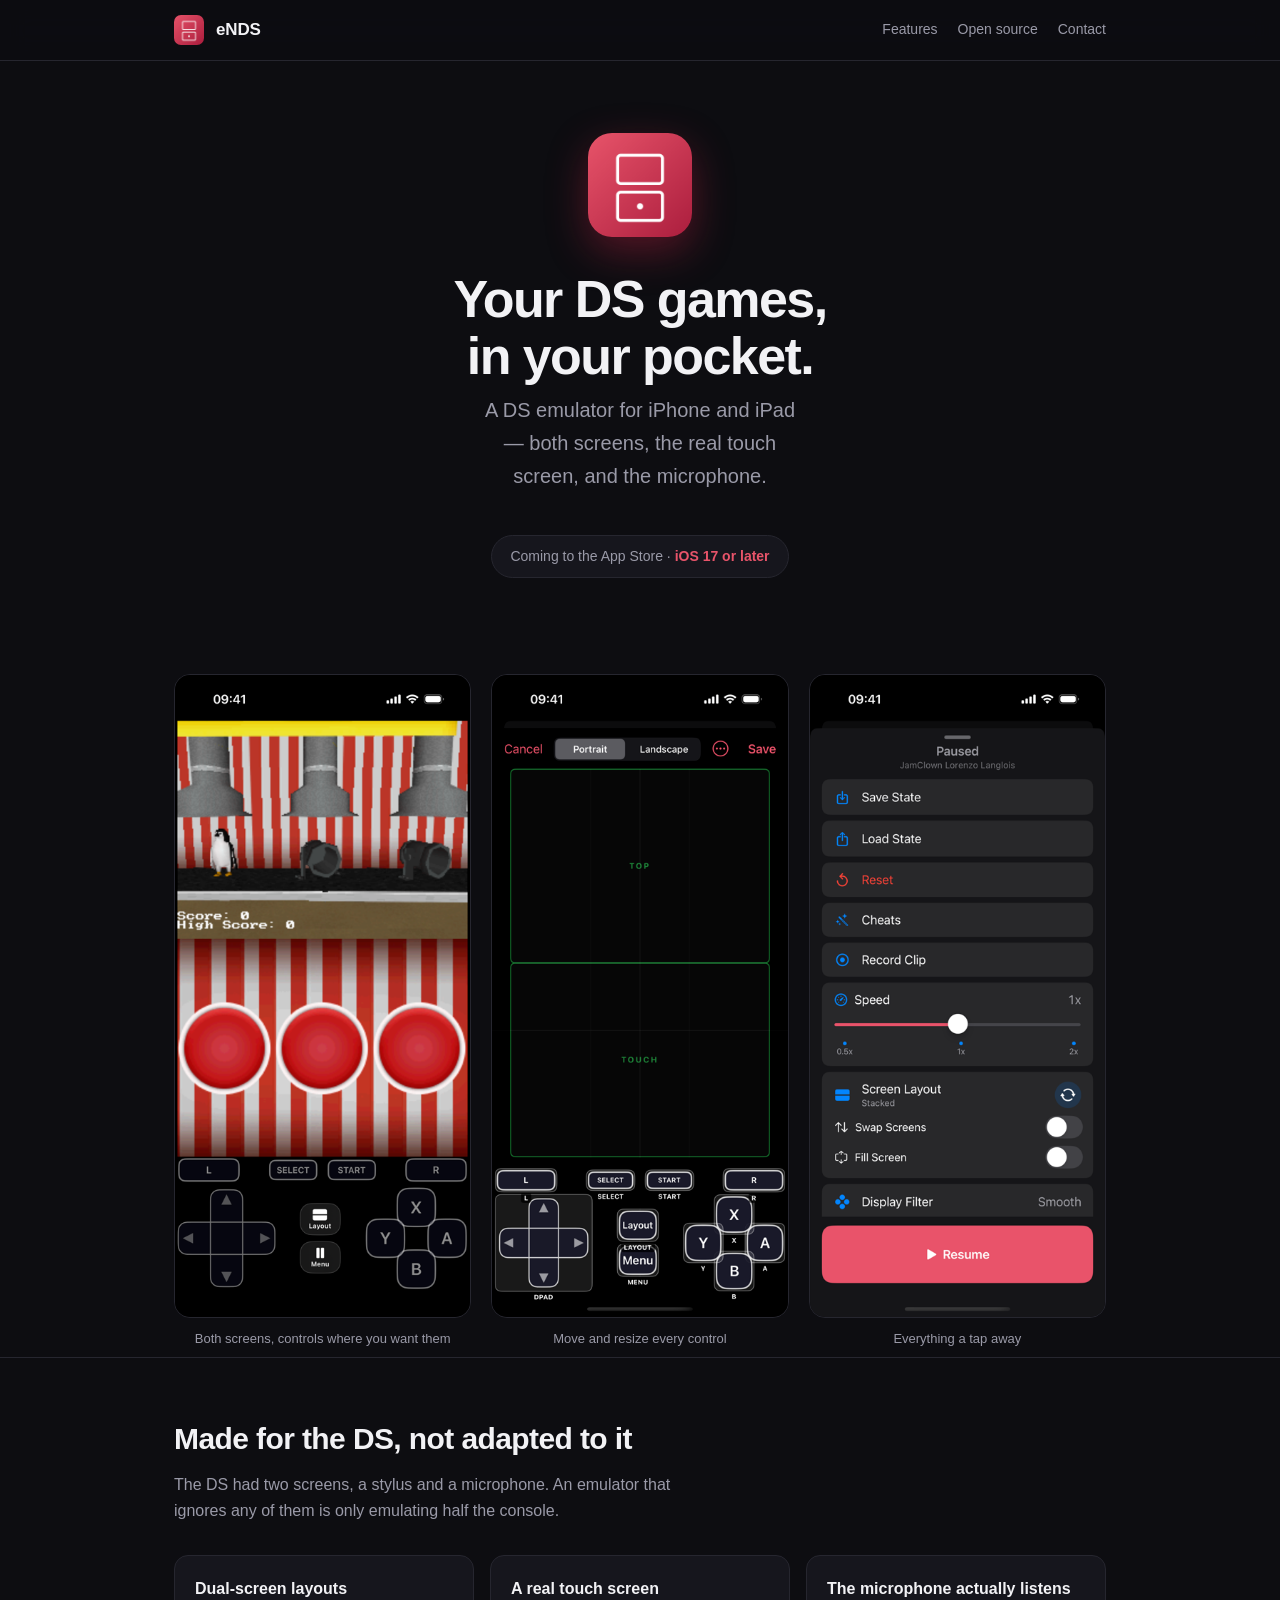
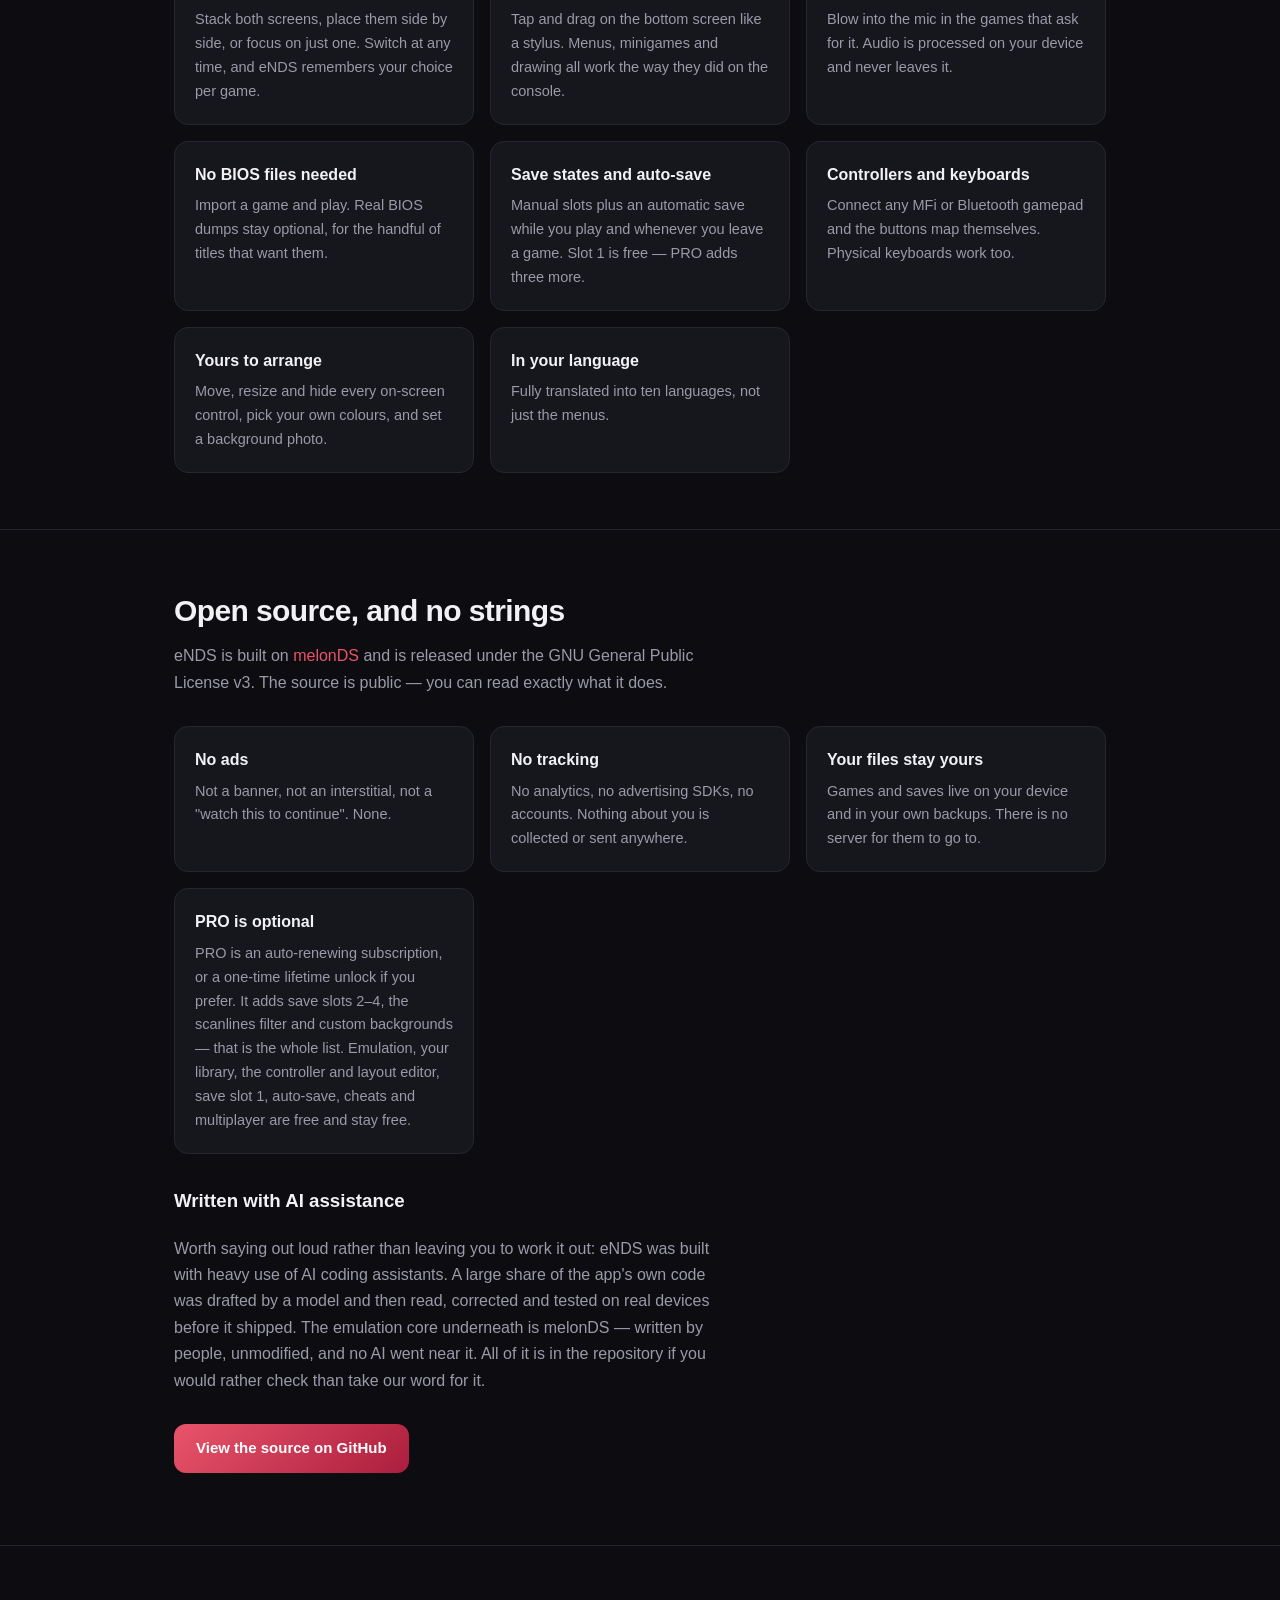
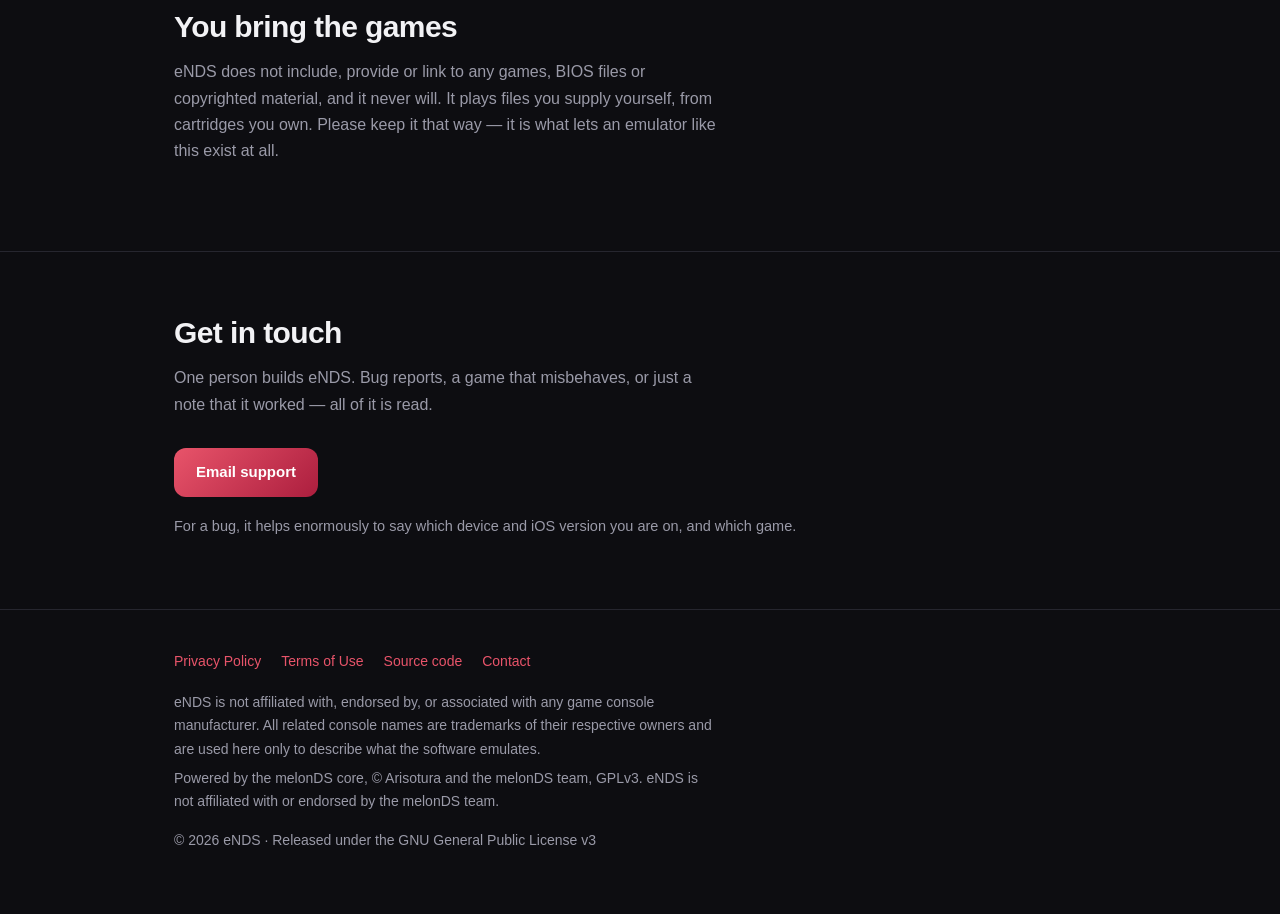
<file: index.html>
<!doctype html>
<html lang="en">
<head>
<meta charset="utf-8">
<meta name="viewport" content="width=device-width, initial-scale=1">
<title>eNDS — DS emulator for iPhone and iPad</title>
<meta name="description" content="A DS emulator for iPhone and iPad, built on melonDS. Open source, no ads, no tracking.">
<link rel="icon" href="assets/icon.png">
<link rel="apple-touch-icon" href="assets/icon.png">
<meta property="og:title" content="eNDS — DS emulator for iPhone and iPad">
<meta property="og:description" content="Both screens, the real touch screen and the microphone. Open source, no ads, no tracking.">
<meta property="og:image" content="https://mattiaa95.github.io/assets/icon.png">
<meta property="og:url" content="https://mattiaa95.github.io/">
<meta property="og:type" content="website">
<meta name="twitter:card" content="summary">
<link rel="stylesheet" href="assets/site.css">
</head>
<body>

<header class="bar">
  <div class="wrap">
    <img src="assets/icon.png" alt="">
    <strong>eNDS</strong>
    <nav>
      <a href="#features">Features</a>
      <a href="#open">Open source</a>
      <a href="#contact">Contact</a>
    </nav>
  </div>
</header>

<div class="wrap hero">
  <img class="icon" src="assets/icon.png" alt="eNDS app icon">
  <h1>Your DS games,<br>in your pocket.</h1>
  <p class="tagline">A DS emulator for iPhone and iPad — both screens, the real touch screen, and the microphone.</p>
  <p><span class="badge">Coming to the App Store · <b>iOS 17 or later</b></span></p>
</div>

<div class="wrap">
  <div class="shots">
    <figure>
      <img src="assets/shot-hero.png" alt="A DS game running in eNDS, with both screens stacked and the on-screen controls below.">
      <figcaption>Both screens, controls where you want them</figcaption>
    </figure>
    <figure>
      <img src="assets/shot-layout.png" alt="The layout editor, where each control can be moved and resized.">
      <figcaption>Move and resize every control</figcaption>
    </figure>
    <figure>
      <img src="assets/shot-pause.png" alt="The pause menu with speed, screen layout, save states and cheats.">
      <figcaption>Everything a tap away</figcaption>
    </figure>
  </div>
</div>

<section id="features">
  <div class="wrap">
    <h2>Made for the DS, not adapted to it</h2>
    <p class="lead">The DS had two screens, a stylus and a microphone. An emulator that ignores any of them is only emulating half the console.</p>

    <div class="grid">
      <div class="card">
        <h3>Dual-screen layouts</h3>
        <p>Stack both screens, place them side by side, or focus on just one. Switch at any time, and eNDS remembers your choice per game.</p>
      </div>
      <div class="card">
        <h3>A real touch screen</h3>
        <p>Tap and drag on the bottom screen like a stylus. Menus, minigames and drawing all work the way they did on the console.</p>
      </div>
      <div class="card">
        <h3>The microphone actually listens</h3>
        <p>Blow into the mic in the games that ask for it. Audio is processed on your device and never leaves it.</p>
      </div>
      <div class="card">
        <h3>No BIOS files needed</h3>
        <p>Import a game and play. Real BIOS dumps stay optional, for the handful of titles that want them.</p>
      </div>
      <div class="card">
        <h3>Save states and auto-save</h3>
        <p>Manual slots plus an automatic save while you play and whenever you leave a game. Slot 1 is free — PRO adds three more.</p>
      </div>
      <div class="card">
        <h3>Controllers and keyboards</h3>
        <p>Connect any MFi or Bluetooth gamepad and the buttons map themselves. Physical keyboards work too.</p>
      </div>
      <div class="card">
        <h3>Yours to arrange</h3>
        <p>Move, resize and hide every on-screen control, pick your own colours, and set a background photo.</p>
      </div>
      <div class="card">
        <h3>In your language</h3>
        <p>Fully translated into ten languages, not just the menus.</p>
      </div>
    </div>
  </div>
</section>

<section id="open">
  <div class="wrap">
    <h2>Open source, and no strings</h2>
    <p class="lead">eNDS is built on <a href="https://github.com/melonDS-emu/melonDS" rel="noopener">melonDS</a> and is released under the GNU General Public License v3. The source is public — you can read exactly what it does.</p>

    <div class="grid">
      <div class="card">
        <h3>No ads</h3>
        <p>Not a banner, not an interstitial, not a "watch this to continue". None.</p>
      </div>
      <div class="card">
        <h3>No tracking</h3>
        <p>No analytics, no advertising SDKs, no accounts. Nothing about you is collected or sent anywhere.</p>
      </div>
      <div class="card">
        <h3>Your files stay yours</h3>
        <p>Games and saves live on your device and in your own backups. There is no server for them to go to.</p>
      </div>
      <div class="card">
        <h3>PRO is optional</h3>
        <p>PRO is an auto-renewing subscription, or a one-time lifetime unlock if you prefer. It adds save slots 2–4, the scanlines filter and custom backgrounds — that is the whole list. Emulation, your library, the controller and layout editor, save slot 1, auto-save, cheats and multiplayer are free and stay free.</p>
      </div>
    </div>

    <h3 style="margin-top:32px">Written with AI assistance</h3>
    <p class="lead" style="margin-top:8px">Worth saying out loud rather than leaving you to work it out: eNDS was built with heavy use of AI coding assistants. A large share of the app's own code was drafted by a model and then read, corrected and tested on real devices before it shipped. The emulation core underneath is melonDS — written by people, unmodified, and no AI went near it. All of it is in the repository if you would rather check than take our word for it.</p>

    <p style="margin-top:28px"><a class="btn" href="https://github.com/mattiaa95/eNDS" rel="noopener">View the source on GitHub</a></p>
  </div>
</section>

<section id="games">
  <div class="wrap">
    <h2>You bring the games</h2>
    <p class="lead">eNDS does not include, provide or link to any games, BIOS files or copyrighted material, and it never will. It plays files you supply yourself, from cartridges you own. Please keep it that way — it is what lets an emulator like this exist at all.</p>
  </div>
</section>

<section id="contact">
  <div class="wrap">
    <h2>Get in touch</h2>
    <p class="lead">One person builds eNDS. Bug reports, a game that misbehaves, or just a note that it worked — all of it is read.</p>
    <p>
      <a class="btn" href="index.html#contact" data-contact="support">Email support</a>
    </p>
    <p style="margin-top:18px; color:var(--muted); font-size:14.5px">
      For a bug, it helps enormously to say which device and iOS version you are on, and which game.
    </p>
  </div>
</section>

<footer>
  <div class="wrap">
    <div class="links">
      <a href="privacy.html">Privacy Policy</a>
      <a href="terms.html">Terms of Use</a>
      <a href="https://github.com/mattiaa95/eNDS" rel="noopener">Source code</a>
      <a href="index.html#contact" data-contact="support">Contact</a>
    </div>
    <p>eNDS is not affiliated with, endorsed by, or associated with any game console manufacturer. All related console names are trademarks of their respective owners and are used here only to describe what the software emulates.</p>
    <p>Powered by the melonDS core, © Arisotura and the melonDS team, GPLv3. eNDS is not affiliated with or endorsed by the melonDS team.</p>
    <p style="margin-top:16px">© 2026 eNDS · Released under the GNU General Public License v3</p>
  </div>
</footer>


<script>
/* The address is assembled at runtime, so it never sits in the static HTML
   that scrapers read. */
(function () {
  var a = 'mattiaa95' + '+' + 'ends' + '@' + 'gmail.com';
  document.querySelectorAll('a[data-contact]').forEach(function (el) {
    el.href = 'mailto:' + a + '?subject=' +
      encodeURIComponent('eNDS ' + (el.getAttribute('data-contact') || 'support'));
  });
})();
</script>
</body>
</html>
</file>
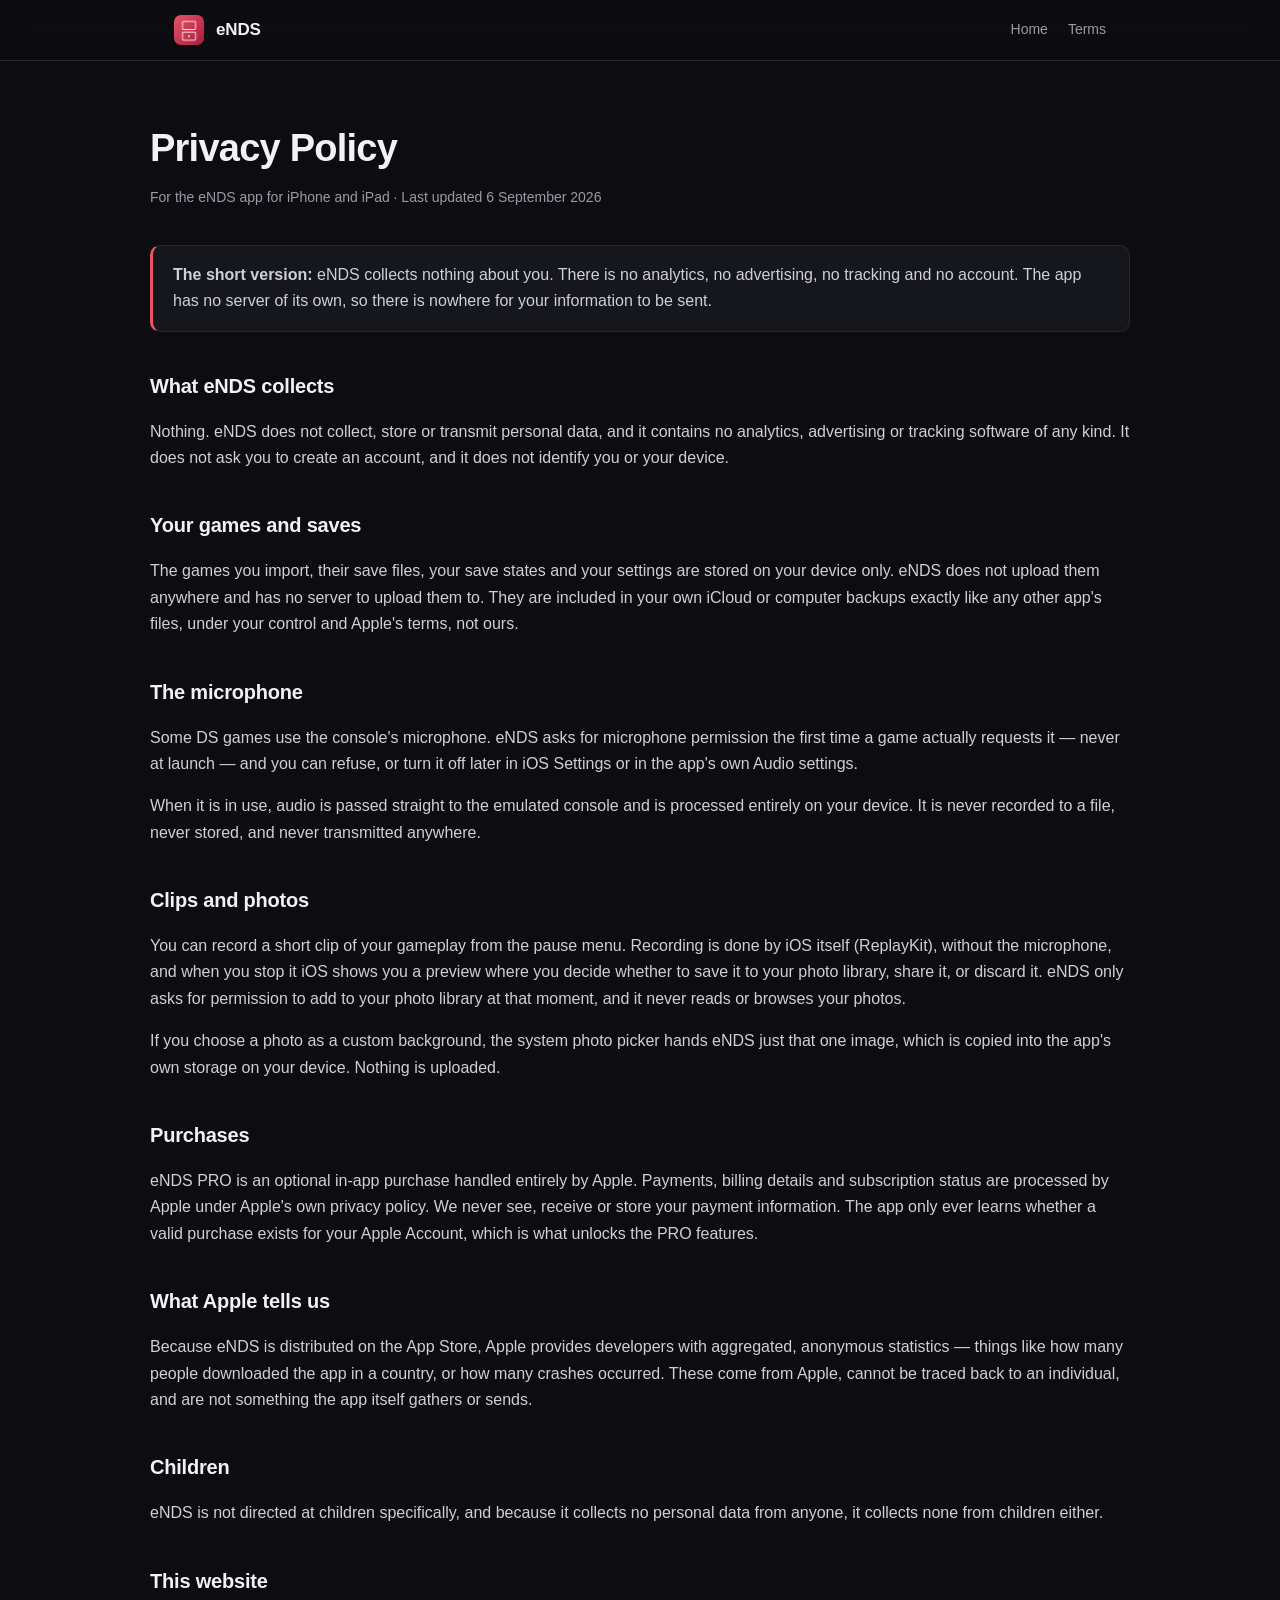
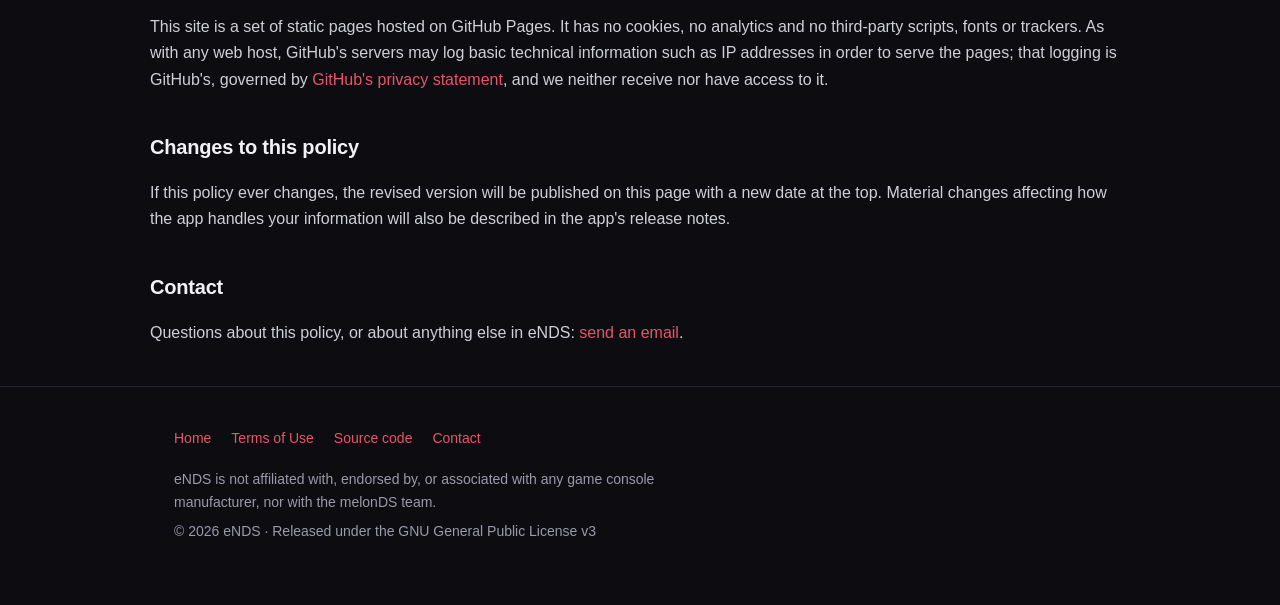
<file: privacy.html>
<!doctype html>
<html lang="en">
<head>
<meta charset="utf-8">
<meta name="viewport" content="width=device-width, initial-scale=1">
<title>Privacy Policy — eNDS</title>
<meta name="description" content="eNDS collects no personal data. No analytics, no advertising, no accounts.">
<link rel="icon" href="assets/icon.png">
<link rel="stylesheet" href="assets/site.css">
</head>
<body>

<header class="bar">
  <div class="wrap">
    <img src="assets/icon.png" alt="">
    <strong>eNDS</strong>
    <nav>
      <a href="index.html">Home</a>
      <a href="terms.html">Terms</a>
    </nav>
  </div>
</header>

<div class="wrap legal">
  <h1>Privacy Policy</h1>
  <p class="updated">For the eNDS app for iPhone and iPad · Last updated 6 September 2026</p>

  <div class="callout">
    <p><strong>The short version:</strong> eNDS collects nothing about you. There is no analytics, no advertising, no tracking and no account. The app has no server of its own, so there is nowhere for your information to be sent.</p>
  </div>

  <h2>What eNDS collects</h2>
  <p>Nothing. eNDS does not collect, store or transmit personal data, and it contains no analytics, advertising or tracking software of any kind. It does not ask you to create an account, and it does not identify you or your device.</p>

  <h2>Your games and saves</h2>
  <p>The games you import, their save files, your save states and your settings are stored on your device only. eNDS does not upload them anywhere and has no server to upload them to. They are included in your own iCloud or computer backups exactly like any other app's files, under your control and Apple's terms, not ours.</p>

  <h2>The microphone</h2>
  <p>Some DS games use the console's microphone. eNDS asks for microphone permission the first time a game actually requests it — never at launch — and you can refuse, or turn it off later in iOS Settings or in the app's own Audio settings.</p>
  <p>When it is in use, audio is passed straight to the emulated console and is processed entirely on your device. It is never recorded to a file, never stored, and never transmitted anywhere.</p>

  <h2>Clips and photos</h2>
  <p>You can record a short clip of your gameplay from the pause menu. Recording is done by iOS itself (ReplayKit), without the microphone, and when you stop it iOS shows you a preview where you decide whether to save it to your photo library, share it, or discard it. eNDS only asks for permission to add to your photo library at that moment, and it never reads or browses your photos.</p>
  <p>If you choose a photo as a custom background, the system photo picker hands eNDS just that one image, which is copied into the app's own storage on your device. Nothing is uploaded.</p>

  <h2>Purchases</h2>
  <p>eNDS PRO is an optional in-app purchase handled entirely by Apple. Payments, billing details and subscription status are processed by Apple under Apple's own privacy policy. We never see, receive or store your payment information. The app only ever learns whether a valid purchase exists for your Apple Account, which is what unlocks the PRO features.</p>

  <h2>What Apple tells us</h2>
  <p>Because eNDS is distributed on the App Store, Apple provides developers with aggregated, anonymous statistics — things like how many people downloaded the app in a country, or how many crashes occurred. These come from Apple, cannot be traced back to an individual, and are not something the app itself gathers or sends.</p>

  <h2>Children</h2>
  <p>eNDS is not directed at children specifically, and because it collects no personal data from anyone, it collects none from children either.</p>

  <h2>This website</h2>
  <p>This site is a set of static pages hosted on GitHub Pages. It has no cookies, no analytics and no third-party scripts, fonts or trackers. As with any web host, GitHub's servers may log basic technical information such as IP addresses in order to serve the pages; that logging is GitHub's, governed by <a href="https://docs.github.com/site-policy/privacy-policies/github-privacy-statement" rel="noopener">GitHub's privacy statement</a>, and we neither receive nor have access to it.</p>

  <h2>Changes to this policy</h2>
  <p>If this policy ever changes, the revised version will be published on this page with a new date at the top. Material changes affecting how the app handles your information will also be described in the app's release notes.</p>

  <h2>Contact</h2>
  <p>Questions about this policy, or about anything else in eNDS: <a href="index.html#contact" data-contact="privacy">send an email</a>.</p>
</div>

<footer>
  <div class="wrap">
    <div class="links">
      <a href="index.html">Home</a>
      <a href="terms.html">Terms of Use</a>
      <a href="https://github.com/mattiaa95/eNDS" rel="noopener">Source code</a>
      <a href="index.html#contact" data-contact="support">Contact</a>
    </div>
    <p>eNDS is not affiliated with, endorsed by, or associated with any game console manufacturer, nor with the melonDS team.</p>
    <p>© 2026 eNDS · Released under the GNU General Public License v3</p>
  </div>
</footer>


<script>
/* The address is assembled at runtime, so it never sits in the static HTML
   that scrapers read. */
(function () {
  var a = 'mattiaa95' + '+' + 'ends' + '@' + 'gmail.com';
  document.querySelectorAll('a[data-contact]').forEach(function (el) {
    el.href = 'mailto:' + a + '?subject=' +
      encodeURIComponent('eNDS ' + (el.getAttribute('data-contact') || 'support'));
  });
})();
</script>
</body>
</html>
</file>
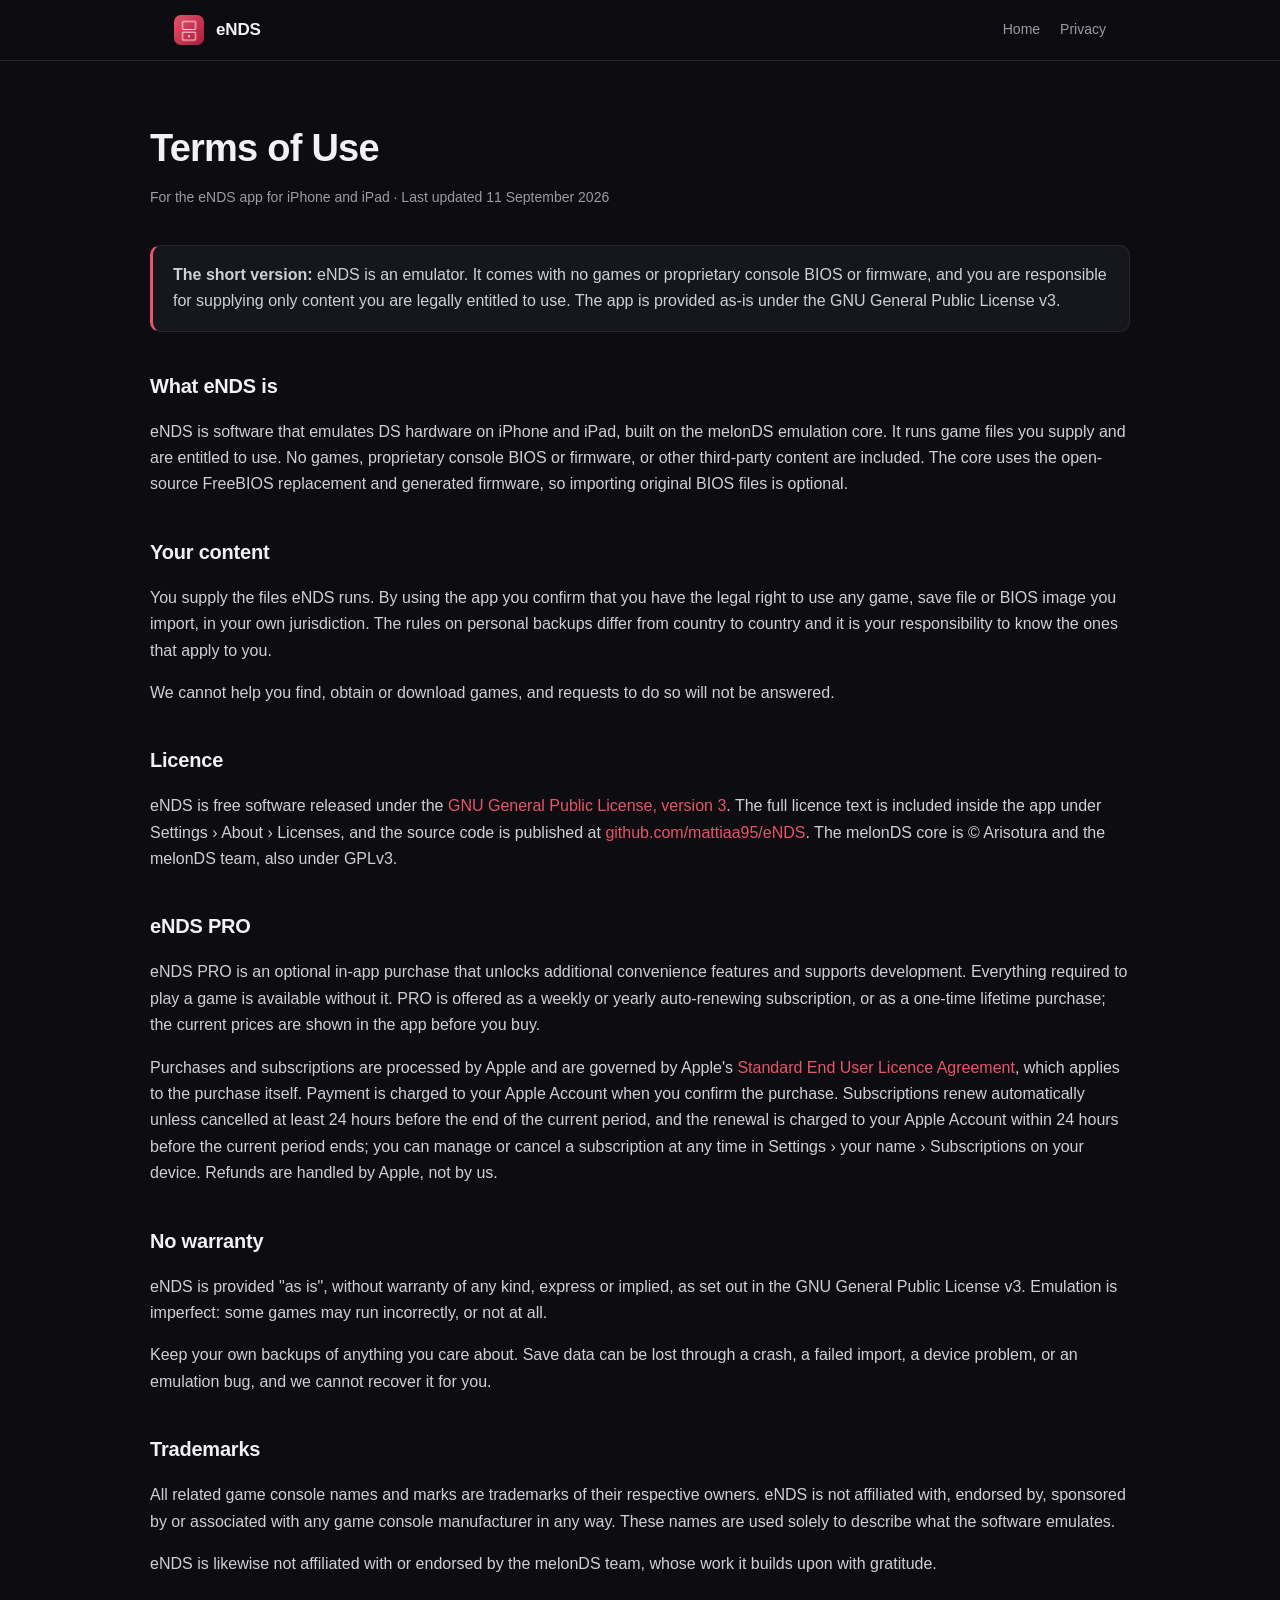
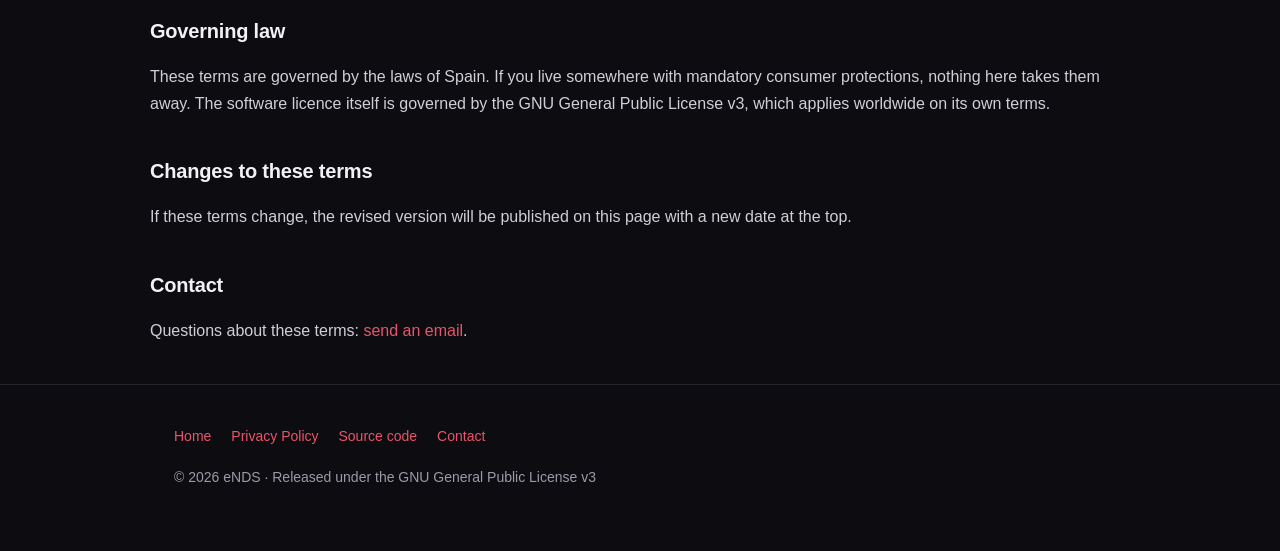
<file: terms.html>
<!doctype html>
<html lang="en">
<head>
<meta charset="utf-8">
<meta name="viewport" content="width=device-width, initial-scale=1">
<title>Terms of Use — eNDS</title>
<meta name="description" content="Terms of use for the eNDS app for iPhone and iPad.">
<link rel="icon" href="assets/icon.png">
<link rel="stylesheet" href="assets/site.css">
</head>
<body>

<header class="bar">
  <div class="wrap">
    <img src="assets/icon.png" alt="">
    <strong>eNDS</strong>
    <nav>
      <a href="index.html">Home</a>
      <a href="privacy.html">Privacy</a>
    </nav>
  </div>
</header>

<div class="wrap legal">
  <h1>Terms of Use</h1>
  <p class="updated">For the eNDS app for iPhone and iPad · Last updated 11 September 2026</p>

  <div class="callout">
    <p><strong>The short version:</strong> eNDS is an emulator. It comes with no games or proprietary console BIOS or firmware, and you are responsible for supplying only content you are legally entitled to use. The app is provided as-is under the GNU General Public License v3.</p>
  </div>

  <h2>What eNDS is</h2>
  <p>eNDS is software that emulates DS hardware on iPhone and iPad, built on the melonDS emulation core. It runs game files you supply and are entitled to use. No games, proprietary console BIOS or firmware, or other third-party content are included. The core uses the open-source FreeBIOS replacement and generated firmware, so importing original BIOS files is optional.</p>

  <h2>Your content</h2>
  <p>You supply the files eNDS runs. By using the app you confirm that you have the legal right to use any game, save file or BIOS image you import, in your own jurisdiction. The rules on personal backups differ from country to country and it is your responsibility to know the ones that apply to you.</p>
  <p>We cannot help you find, obtain or download games, and requests to do so will not be answered.</p>

  <h2>Licence</h2>
  <p>eNDS is free software released under the <a href="https://www.gnu.org/licenses/gpl-3.0.html" rel="noopener">GNU General Public License, version 3</a>. The full licence text is included inside the app under Settings › About › Licenses, and the source code is published at <a href="https://github.com/mattiaa95/eNDS" rel="noopener">github.com/mattiaa95/eNDS</a>. The melonDS core is © Arisotura and the melonDS team, also under GPLv3.</p>

  <h2>eNDS PRO</h2>
  <p>eNDS PRO is an optional in-app purchase that unlocks additional convenience features and supports development. Everything required to play a game is available without it. PRO is offered as a weekly or yearly auto-renewing subscription, or as a one-time lifetime purchase; the current prices are shown in the app before you buy.</p>
  <p>Purchases and subscriptions are processed by Apple and are governed by Apple's <a href="https://www.apple.com/legal/internet-services/itunes/dev/stdeula/" rel="noopener">Standard End User Licence Agreement</a>, which applies to the purchase itself. Payment is charged to your Apple Account when you confirm the purchase. Subscriptions renew automatically unless cancelled at least 24 hours before the end of the current period, and the renewal is charged to your Apple Account within 24 hours before the current period ends; you can manage or cancel a subscription at any time in Settings › your name › Subscriptions on your device. Refunds are handled by Apple, not by us.</p>

  <h2>No warranty</h2>
  <p>eNDS is provided "as is", without warranty of any kind, express or implied, as set out in the GNU General Public License v3. Emulation is imperfect: some games may run incorrectly, or not at all.</p>
  <p>Keep your own backups of anything you care about. Save data can be lost through a crash, a failed import, a device problem, or an emulation bug, and we cannot recover it for you.</p>

  <h2>Trademarks</h2>
  <p>All related game console names and marks are trademarks of their respective owners. eNDS is not affiliated with, endorsed by, sponsored by or associated with any game console manufacturer in any way. These names are used solely to describe what the software emulates.</p>
  <p>eNDS is likewise not affiliated with or endorsed by the melonDS team, whose work it builds upon with gratitude.</p>

  <h2>Governing law</h2>
  <p>These terms are governed by the laws of Spain. If you live somewhere with mandatory consumer protections, nothing here takes them away. The software licence itself is governed by the GNU General Public License v3, which applies worldwide on its own terms.</p>

  <h2>Changes to these terms</h2>
  <p>If these terms change, the revised version will be published on this page with a new date at the top.</p>

  <h2>Contact</h2>
  <p>Questions about these terms: <a href="index.html#contact" data-contact="terms">send an email</a>.</p>
</div>

<footer>
  <div class="wrap">
    <div class="links">
      <a href="index.html">Home</a>
      <a href="privacy.html">Privacy Policy</a>
      <a href="https://github.com/mattiaa95/eNDS" rel="noopener">Source code</a>
      <a href="index.html#contact" data-contact="support">Contact</a>
    </div>
    <p>© 2026 eNDS · Released under the GNU General Public License v3</p>
  </div>
</footer>


<script>
/* The address is assembled at runtime, so it never sits in the static HTML
   that scrapers read. */
(function () {
  var a = 'mattiaa95' + '+' + 'ends' + '@' + 'gmail.com';
  document.querySelectorAll('a[data-contact]').forEach(function (el) {
    el.href = 'mailto:' + a + '?subject=' +
      encodeURIComponent('eNDS ' + (el.getAttribute('data-contact') || 'support'));
  });
})();
</script>
</body>
</html>
</file>
<file: assets/site.css>
/* eNDS — one stylesheet, no external anything.
   No web fonts, no analytics, no third-party requests: the privacy policy
   says this site collects nothing, and the simplest way to keep that true is
   for the page to have nowhere to send anything. */

:root {
  --crimson: #e8546a;          /* Color.indsCrimsonLight in the app */
  --crimson-deep: #ac1e3e;     /* Color.indsCrimsonDark */
  --bg: #0d0d11;
  --surface: #16161d;
  --border: #26262f;
  --text: #f2f2f5;
  --muted: #9a9aa8;
  --max: 980px;
}

* { box-sizing: border-box; }

html { scroll-behavior: smooth; }

body {
  margin: 0;
  background: var(--bg);
  color: var(--text);
  font: 16px/1.65 -apple-system, BlinkMacSystemFont, "Segoe UI", Roboto,
        "Helvetica Neue", Arial, sans-serif;
  -webkit-font-smoothing: antialiased;
}

a { color: var(--crimson); text-decoration: none; }
a:hover { text-decoration: underline; }

.wrap { max-width: var(--max); margin: 0 auto; padding: 0 24px; }

/* ---------- top bar ---------- */

header.bar {
  position: sticky; top: 0; z-index: 10;
  background: rgba(13, 13, 17, 0.85);
  backdrop-filter: saturate(180%) blur(14px);
  -webkit-backdrop-filter: saturate(180%) blur(14px);
  border-bottom: 1px solid var(--border);
}
header.bar .wrap {
  display: flex; align-items: center; gap: 12px;
  height: 60px;
}
header.bar img { width: 30px; height: 30px; border-radius: 7px; }
header.bar strong { font-size: 17px; letter-spacing: -0.01em; }
header.bar nav { margin-left: auto; display: flex; gap: 20px; font-size: 14px; }
header.bar nav a { color: var(--muted); }
header.bar nav a:hover { color: var(--text); text-decoration: none; }

/* ---------- hero ---------- */

.hero { padding: 72px 0 56px; text-align: center; }
.hero img.icon {
  width: 104px; height: 104px; border-radius: 24px;
  box-shadow: 0 14px 40px rgba(172, 30, 62, 0.45);
}
.hero h1 {
  margin: 26px 0 10px;
  font-size: clamp(34px, 6vw, 52px);
  line-height: 1.08;
  letter-spacing: -0.03em;
}
.hero .tagline {
  margin: 0 auto;
  max-width: 30ch;
  font-size: clamp(17px, 2.4vw, 20px);
  color: var(--muted);
}
.badge {
  display: inline-block;
  margin-top: 26px;
  padding: 9px 18px;
  border: 1px solid var(--border);
  border-radius: 999px;
  background: var(--surface);
  font-size: 14px;
  color: var(--muted);
}
.badge b { color: var(--crimson); font-weight: 600; }

/* ---------- shots ---------- */

.shots {
  display: grid;
  grid-template-columns: repeat(auto-fit, minmax(190px, 1fr));
  gap: 20px;
  padding: 24px 0 8px;
}
.shots figure { margin: 0; text-align: center; }
.shots img {
  width: 100%; height: auto; display: block;
  border-radius: 16px;
  border: 1px solid var(--border);
  background: #000;
}
.shots figcaption {
  margin-top: 10px; font-size: 13px; color: var(--muted);
}

/* ---------- sections ---------- */

section { padding: 56px 0; border-top: 1px solid var(--border); }
section h2 {
  margin: 0 0 8px;
  font-size: clamp(24px, 3.6vw, 30px);
  letter-spacing: -0.02em;
}
section > .wrap > p.lead { margin: 0 0 30px; color: var(--muted); max-width: 62ch; }

.grid {
  display: grid;
  grid-template-columns: repeat(auto-fit, minmax(250px, 1fr));
  gap: 16px;
}
.card {
  background: var(--surface);
  border: 1px solid var(--border);
  border-radius: 14px;
  padding: 20px;
}
.card h3 { margin: 0 0 6px; font-size: 16px; }
.card p { margin: 0; font-size: 14.5px; color: var(--muted); }

/* ---------- legal pages ---------- */

.legal { padding: 56px 0 24px; }
.legal h1 { font-size: clamp(28px, 4.6vw, 38px); letter-spacing: -0.02em; margin: 0 0 6px; }
.legal .updated { color: var(--muted); font-size: 14px; margin: 0 0 36px; }
.legal h2 { margin: 38px 0 10px; font-size: 20px; letter-spacing: -0.01em; }
.legal p, .legal li { color: #cfcfd8; }
.legal ul { padding-left: 22px; }
.legal li { margin-bottom: 7px; }
.legal .callout {
  background: var(--surface);
  border: 1px solid var(--border);
  border-left: 3px solid var(--crimson);
  border-radius: 10px;
  padding: 16px 20px;
  margin: 26px 0;
}
.legal .callout p { margin: 0; }

/* ---------- footer ---------- */

footer {
  border-top: 1px solid var(--border);
  padding: 40px 0 56px;
  color: var(--muted);
  font-size: 14px;
}
footer .links { display: flex; flex-wrap: wrap; gap: 20px; margin-bottom: 18px; }
footer p { margin: 6px 0; max-width: 70ch; }

.btn {
  display: inline-block;
  padding: 12px 22px;
  border-radius: 12px;
  background: linear-gradient(135deg, var(--crimson), var(--crimson-deep));
  color: #fff; font-weight: 600; font-size: 15px;
}
.btn:hover { text-decoration: none; opacity: 0.92; }

@media (prefers-reduced-motion: reduce) {
  html { scroll-behavior: auto; }
}
</file>
